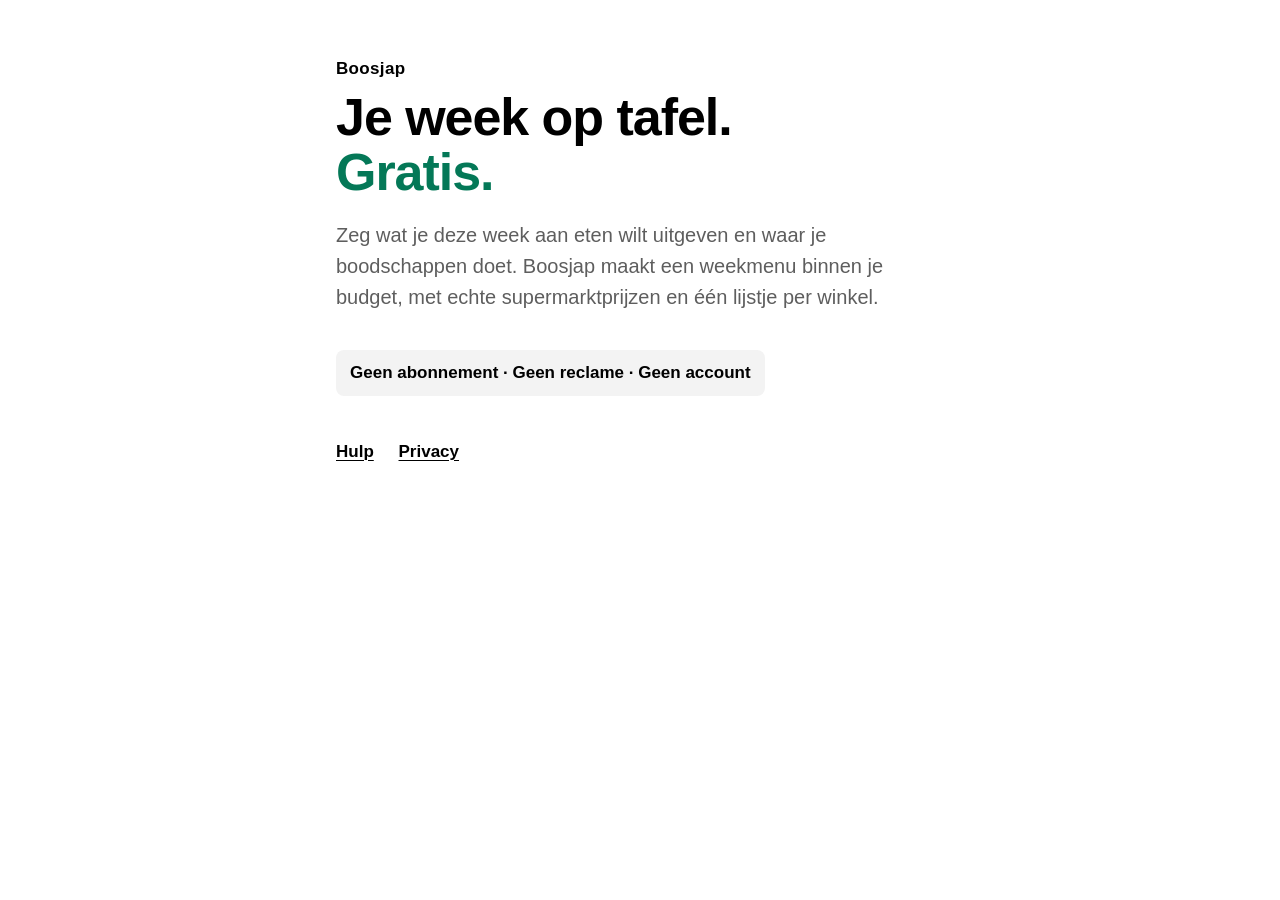
<file: index.html>
<!doctype html>
<html lang="nl">
<head>
<meta charset="utf-8">
<meta name="viewport" content="width=device-width, initial-scale=1">
<title>Boosjap · Gratis weekmenu op budget</title>
<link rel="stylesheet" href="style.css">
</head>
<body>
<main>
  <p class="eyebrow">Boosjap</p>
  <h1>Je week op tafel.<br><span class="free">Gratis.</span></h1>
  <p class="lead">Zeg wat je deze week aan eten wilt uitgeven en waar je boodschappen doet. Boosjap maakt een weekmenu binnen je budget, met echte supermarktprijzen en één lijstje per winkel.</p>
  <p class="pill">Geen abonnement · Geen reclame · Geen account</p>
  <p class="links"><a href="support/">Hulp</a> <a href="privacy/">Privacy</a></p>
</main>
</body>
</html>
</file>
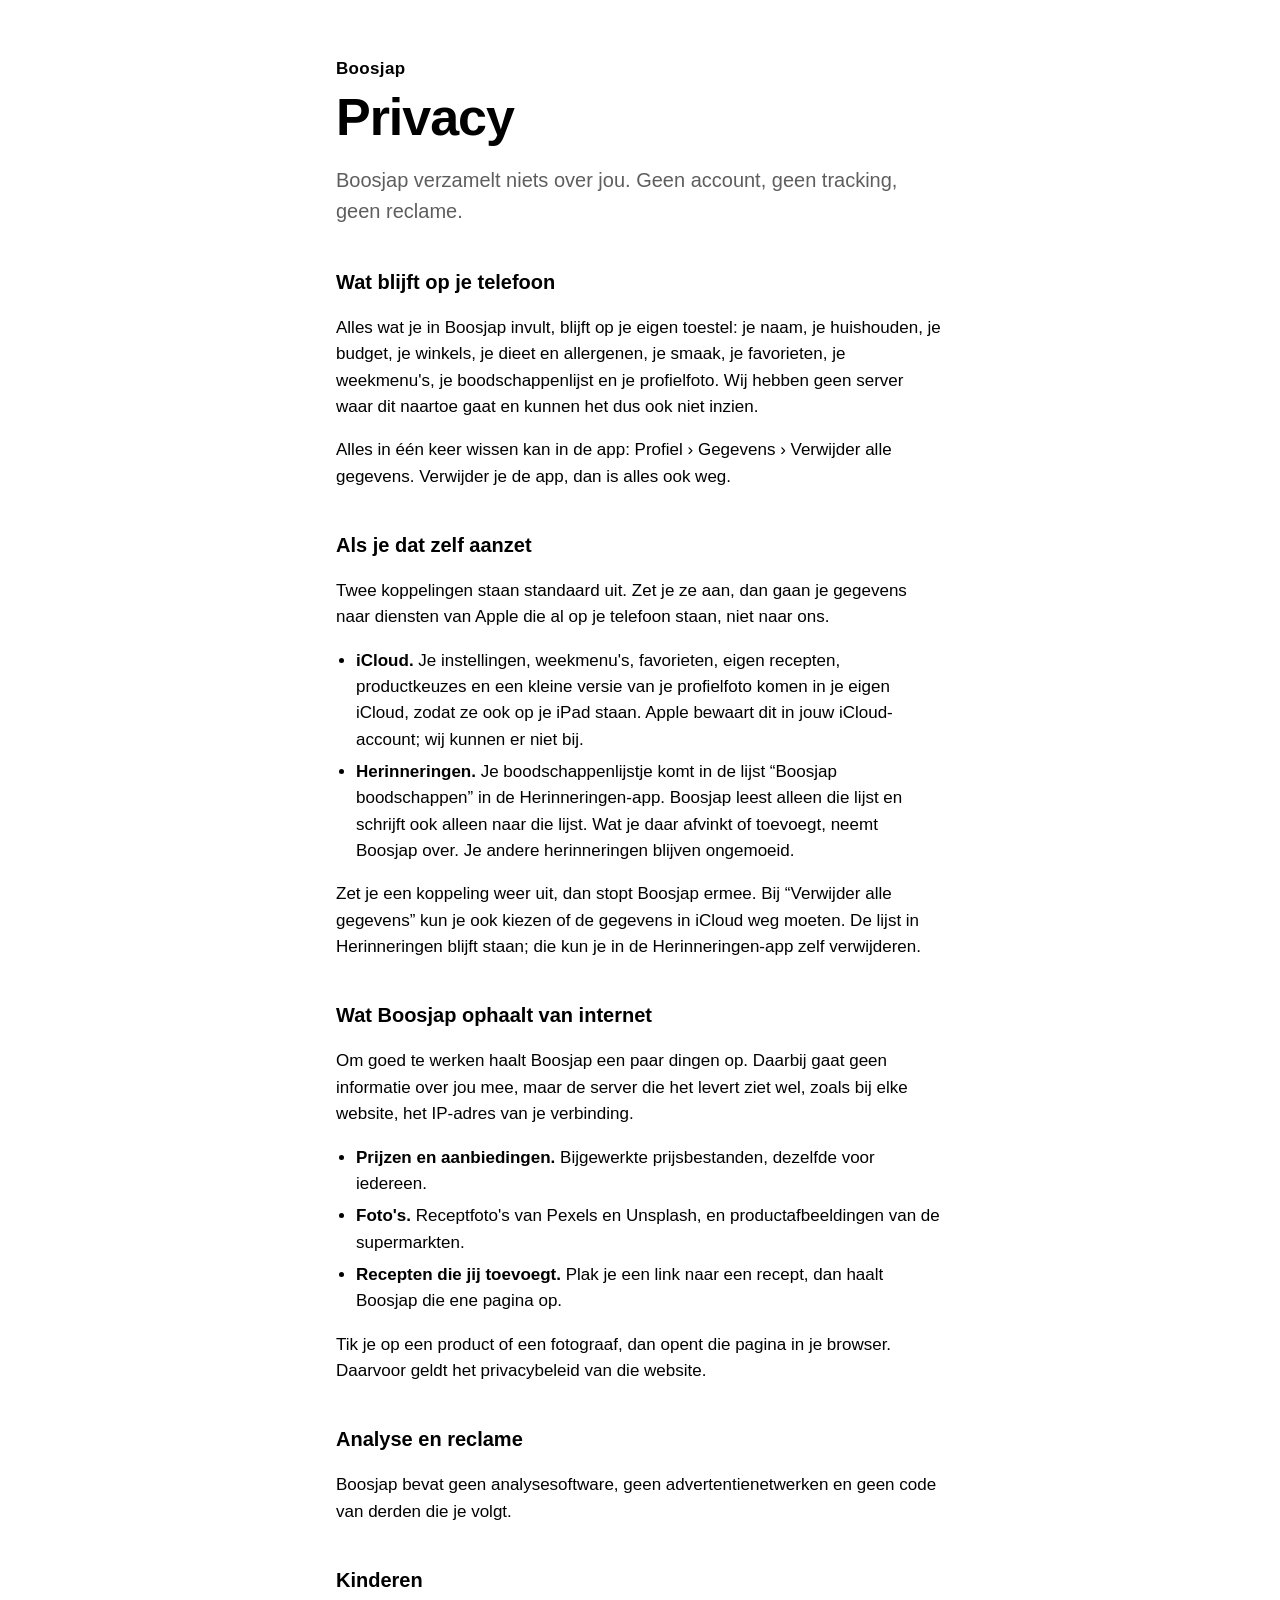
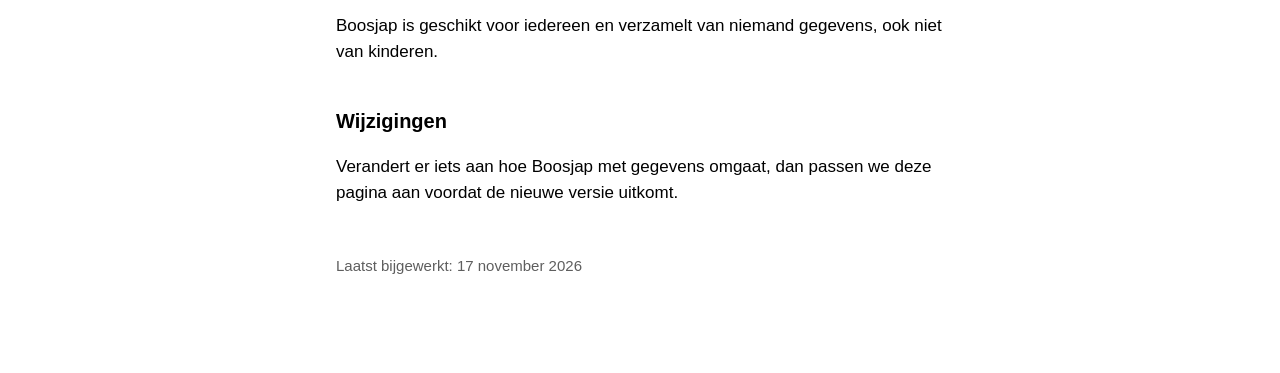
<file: privacy/index.html>
<!doctype html>
<html lang="nl">
<head>
<meta charset="utf-8">
<meta name="viewport" content="width=device-width, initial-scale=1">
<title>Privacy · Boosjap</title>
<link rel="stylesheet" href="../style.css">
</head>
<body>
<main>
  <p class="eyebrow"><a href="../">Boosjap</a></p>
  <h1>Privacy</h1>
  <p class="lead">Boosjap verzamelt niets over jou. Geen account, geen tracking, geen reclame.</p>

  <h2>Wat blijft op je telefoon</h2>
  <p>Alles wat je in Boosjap invult, blijft op je eigen toestel: je naam, je huishouden, je budget, je winkels, je dieet en allergenen, je smaak, je favorieten, je weekmenu's, je boodschappenlijst en je profielfoto. Wij hebben geen server waar dit naartoe gaat en kunnen het dus ook niet inzien.</p>
  <p>Alles in één keer wissen kan in de app: Profiel › Gegevens › Verwijder alle gegevens. Verwijder je de app, dan is alles ook weg.</p>

  <h2>Als je dat zelf aanzet</h2>
  <p>Twee koppelingen staan standaard uit. Zet je ze aan, dan gaan je gegevens naar diensten van Apple die al op je telefoon staan, niet naar ons.</p>
  <ul>
    <li><strong>iCloud.</strong> Je instellingen, weekmenu's, favorieten, eigen recepten, productkeuzes en een kleine versie van je profielfoto komen in je eigen iCloud, zodat ze ook op je iPad staan. Apple bewaart dit in jouw iCloud-account; wij kunnen er niet bij.</li>
    <li><strong>Herinneringen.</strong> Je boodschappenlijstje komt in de lijst &ldquo;Boosjap boodschappen&rdquo; in de Herinneringen-app. Boosjap leest alleen die lijst en schrijft ook alleen naar die lijst. Wat je daar afvinkt of toevoegt, neemt Boosjap over. Je andere herinneringen blijven ongemoeid.</li>
  </ul>
  <p>Zet je een koppeling weer uit, dan stopt Boosjap ermee. Bij &ldquo;Verwijder alle gegevens&rdquo; kun je ook kiezen of de gegevens in iCloud weg moeten. De lijst in Herinneringen blijft staan; die kun je in de Herinneringen-app zelf verwijderen.</p>

  <h2>Wat Boosjap ophaalt van internet</h2>
  <p>Om goed te werken haalt Boosjap een paar dingen op. Daarbij gaat geen informatie over jou mee, maar de server die het levert ziet wel, zoals bij elke website, het IP-adres van je verbinding.</p>
  <ul>
    <li><strong>Prijzen en aanbiedingen.</strong> Bijgewerkte prijsbestanden, dezelfde voor iedereen.</li>
    <li><strong>Foto's.</strong> Receptfoto's van Pexels en Unsplash, en productafbeeldingen van de supermarkten.</li>
    <li><strong>Recepten die jij toevoegt.</strong> Plak je een link naar een recept, dan haalt Boosjap die ene pagina op.</li>
  </ul>
  <p>Tik je op een product of een fotograaf, dan opent die pagina in je browser. Daarvoor geldt het privacybeleid van die website.</p>

  <h2>Analyse en reclame</h2>
  <p>Boosjap bevat geen analysesoftware, geen advertentienetwerken en geen code van derden die je volgt.</p>

  <h2>Kinderen</h2>
  <p>Boosjap is geschikt voor iedereen en verzamelt van niemand gegevens, ook niet van kinderen.</p>

  <h2>Wijzigingen</h2>
  <p>Verandert er iets aan hoe Boosjap met gegevens omgaat, dan passen we deze pagina aan voordat de nieuwe versie uitkomt.</p>

  <p class="meta">Laatst bijgewerkt: 17 november 2026</p>
</main>
</body>
</html>
</file>
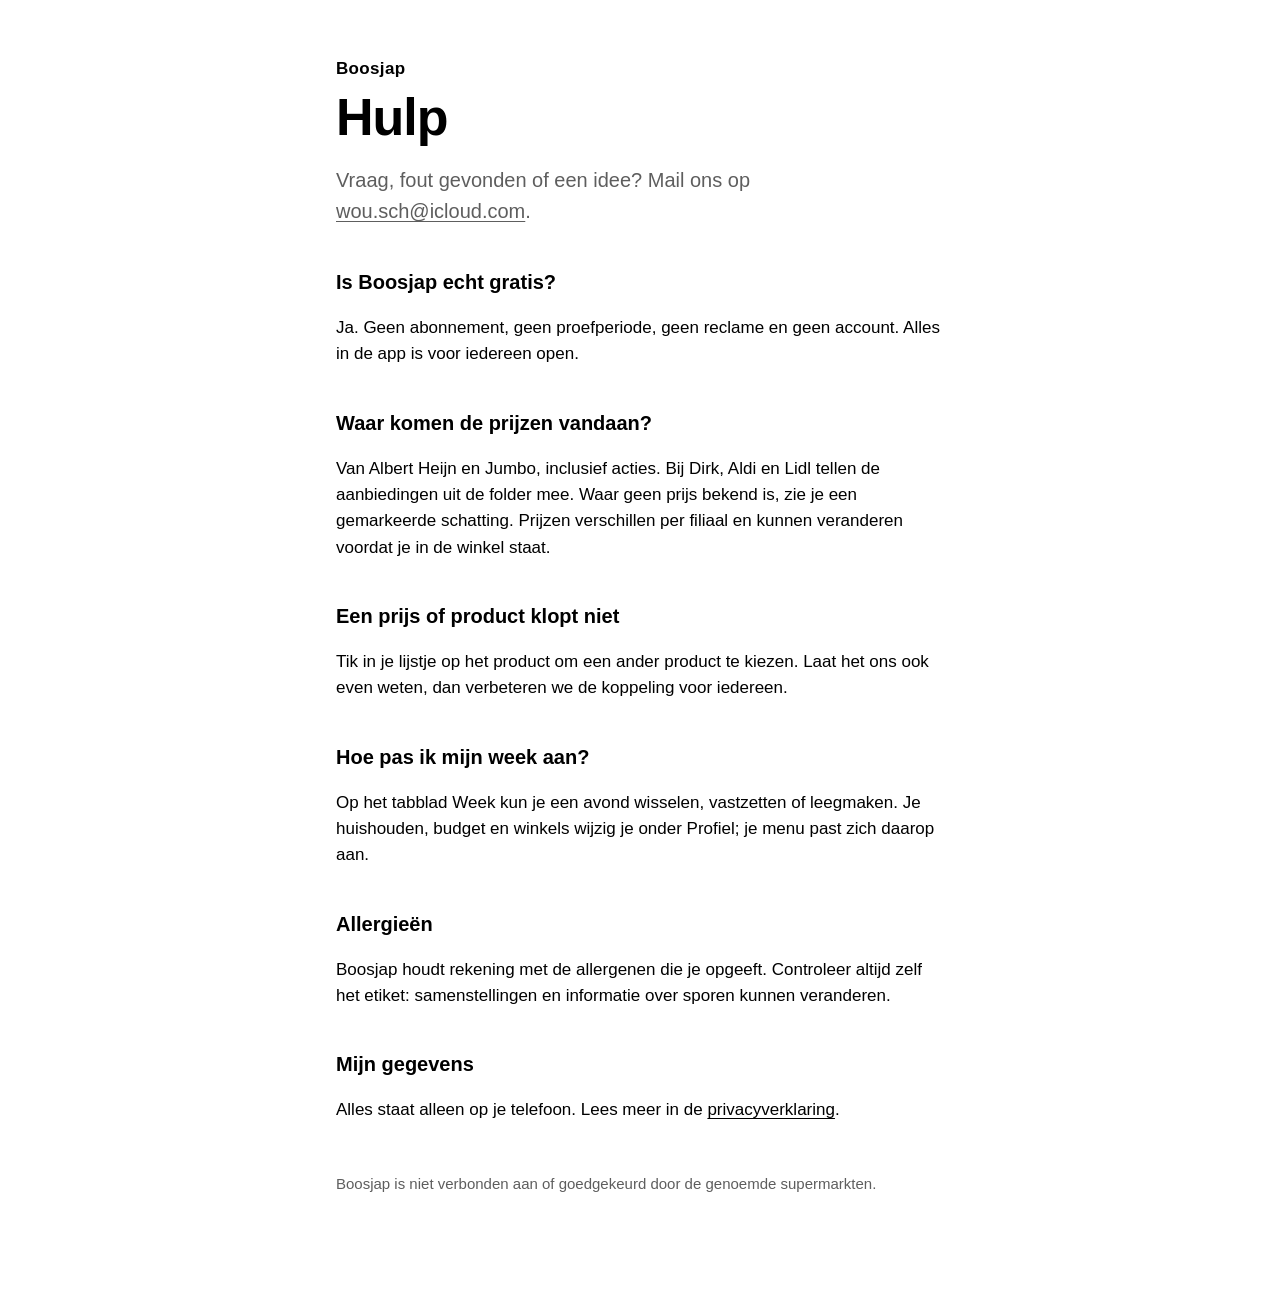
<file: support/index.html>
<!doctype html>
<html lang="nl">
<head>
<meta charset="utf-8">
<meta name="viewport" content="width=device-width, initial-scale=1">
<title>Hulp · Boosjap</title>
<link rel="stylesheet" href="../style.css">
</head>
<body>
<main>
  <p class="eyebrow"><a href="../">Boosjap</a></p>
  <h1>Hulp</h1>
  <p class="lead">Vraag, fout gevonden of een idee? Mail ons op <a href="mailto:wou.sch@icloud.com">wou.sch@icloud.com</a>.</p>

  <h2>Is Boosjap echt gratis?</h2>
  <p>Ja. Geen abonnement, geen proefperiode, geen reclame en geen account. Alles in de app is voor iedereen open.</p>

  <h2>Waar komen de prijzen vandaan?</h2>
  <p>Van Albert Heijn en Jumbo, inclusief acties. Bij Dirk, Aldi en Lidl tellen de aanbiedingen uit de folder mee. Waar geen prijs bekend is, zie je een gemarkeerde schatting. Prijzen verschillen per filiaal en kunnen veranderen voordat je in de winkel staat.</p>

  <h2>Een prijs of product klopt niet</h2>
  <p>Tik in je lijstje op het product om een ander product te kiezen. Laat het ons ook even weten, dan verbeteren we de koppeling voor iedereen.</p>

  <h2>Hoe pas ik mijn week aan?</h2>
  <p>Op het tabblad Week kun je een avond wisselen, vastzetten of leegmaken. Je huishouden, budget en winkels wijzig je onder Profiel; je menu past zich daarop aan.</p>

  <h2>Allergieën</h2>
  <p>Boosjap houdt rekening met de allergenen die je opgeeft. Controleer altijd zelf het etiket: samenstellingen en informatie over sporen kunnen veranderen.</p>

  <h2>Mijn gegevens</h2>
  <p>Alles staat alleen op je telefoon. Lees meer in de <a href="../privacy/">privacyverklaring</a>.</p>

  <p class="meta">Boosjap is niet verbonden aan of goedgekeurd door de genoemde supermarkten.</p>
</main>
</body>
</html>
</file>
<file: style.css>
:root {
  --ink: #000;
  --paper: #fff;
  --muted: #5e5e5e;
  --surface: #f3f3f3;
  --brand: #047857;
  color-scheme: light dark;
}
@media (prefers-color-scheme: dark) {
  :root { --ink: #fff; --paper: #000; --muted: #a6a6a6; --surface: #1c1c1e; --brand: #10b981; }
}
* { box-sizing: border-box; }
body {
  margin: 0;
  background: var(--paper);
  color: var(--ink);
  font: 17px/1.55 -apple-system, BlinkMacSystemFont, "SF Pro Text", Roboto, "Helvetica Neue", sans-serif;
  -webkit-text-size-adjust: 100%;
}
main { max-width: 640px; margin: 0 auto; padding: 56px 16px 80px; }
h1 { font-size: clamp(34px, 8vw, 52px); line-height: 1.05; letter-spacing: -0.02em; margin: 8px 0 20px; }
h2 { font-size: 20px; margin: 40px 0 8px; }
p, li { color: var(--ink); }
ul { padding-left: 20px; }
li { margin: 6px 0; }
a { color: inherit; text-decoration-thickness: 1px; text-underline-offset: 3px; }
.eyebrow { font-weight: 700; letter-spacing: 0.02em; margin: 0; }
.eyebrow a { text-decoration: none; }
.lead { font-size: 20px; color: var(--muted); }
.free { color: var(--brand); }
.pill { display: inline-block; background: var(--surface); border-radius: 8px; padding: 10px 14px; font-weight: 600; }
.links a { display: inline-block; margin-right: 20px; font-weight: 600; min-height: 44px; line-height: 44px; }
.meta { color: var(--muted); font-size: 15px; margin-top: 48px; }
</file>
